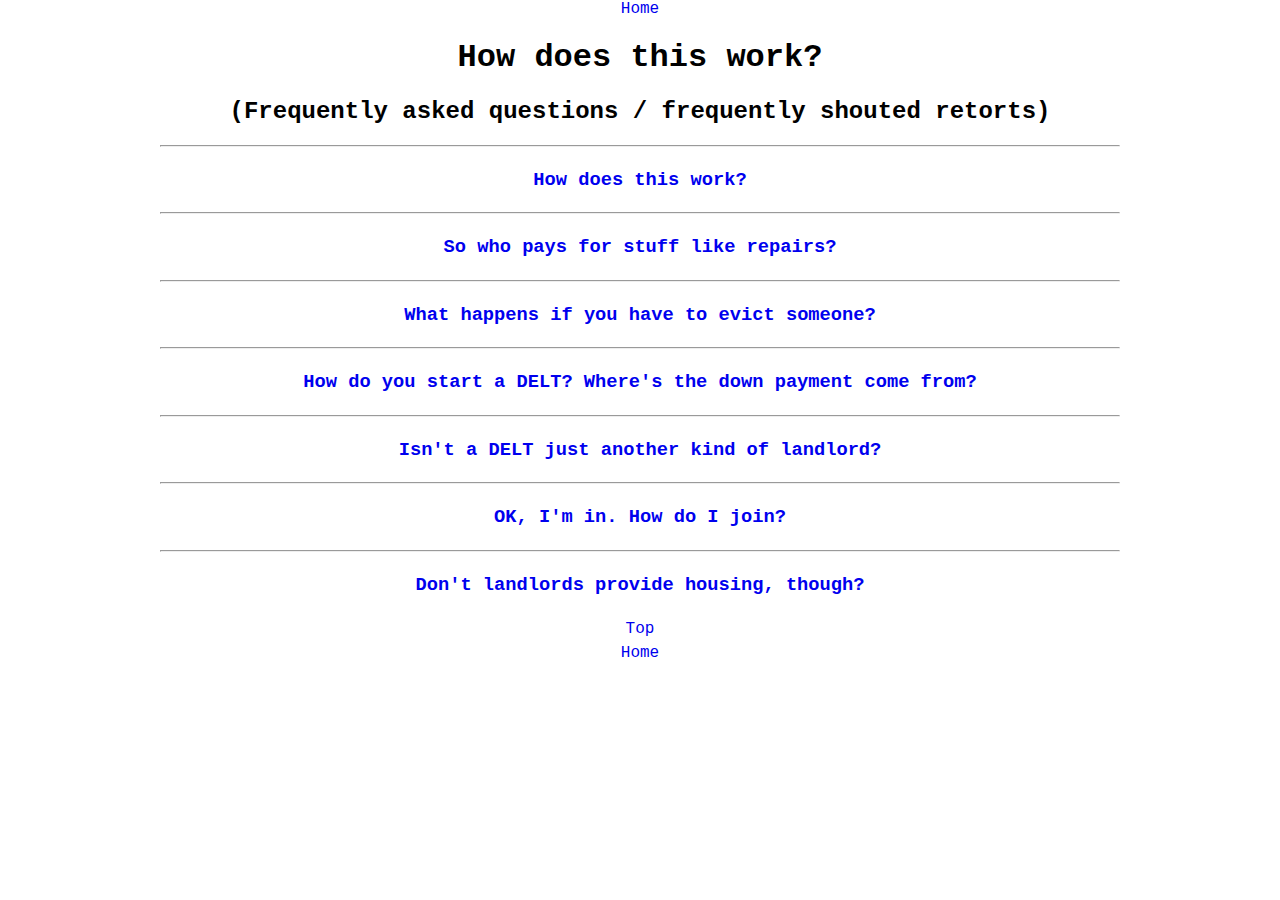
<file: faq.html>
<!DOCTYPE html>
<html lang="en">
<head>
    <meta charset="UTF-8">
    <meta name="viewport" content="width=device-width, initial-scale=1.0">
    <title>DELT F.A.Q.</title>
    <link rel="stylesheet" type="text/css" href="style.css">
</head>
<body>
<a href="./index.html">Home</a>
    <header>
        <h1 id="top">How does this work?</h1>
        <h2>(Frequently asked questions / frequently shouted retorts)</h2>
    </header>
    <hr>
    <main>
        <div class="question">
            <a href="#" class="q"><h3>How does this work?</h3></a>
            <h4 class="a">We pay back residents for any money they put toward the equity, rather than pocketing 
                all that equity like a private rent speculator.<br>
                <br>
                <i>How do you do that?</i><br>
                <br>
                If residents move in before the mortgage is paid off, half of their rent is considered a <i>loan</i> 
                to the home, and a part of future residents' rent will pay them back later.<br>
                <br>
                <i>OK, but who pays back *those* residents?</i><br>
                <br>
                Great question! Answer: future residents.<br>
                <br>
                <i>Doesn't that make a kind of pyramid-ish scheme?</i><br>
                <br>
                It kind of would! That's where the "dissolving" part of the dissolving-equity model works: every 
                later generation of residents gets paid back a little less for their payments toward the 
                initial purchase price. This might seem unfair, but rent gets adjusted downward in a DELT 
                so by the time some residents aren't getting paid back, their rent is so low that it doesn't matter.<br>
                <br>
                In short, everyone's rent in a DELT ends up being somewhere around 1/2 of the market rate 
                established by private landlords (whether giant corporations or an army of "moms" and "pops").<br>
                <br>
                <i>Does it pay interest?</i><br>
                <br>
                No, not right now, sorry. It's more like a rebate. But it still saves tenants a lot of money over time 
                that they would have otherwise just handed off to someone richer than them (probably).
            </h4>
        </div>
        <hr>
        <div class="question">
            <a href="#" class="q"><h3>So who pays for stuff like repairs?</h3></a>
            <h4 class="a">The same people who always pay for repairs in rental housing: tenants! The other half 
                of tenants' rent in a DELT, the part that doesn't get paid back, goes to the real operating 
                cost of housing: utilities, property tax, repairs, rainy-day funds, insurance, etc.<br>
                <br>
                <i>Wait, these low prices for DELT rent are inclusive of utilities?</i><br>
                <br>
                Yup!
            </h4>
        <hr>
        <div class="question">
            <a href="#" class="q"><h3>What happens if you have to evict someone?</h3></a>
            <h4 class="a">Nothing stops residents in a DELT from asking someone to leave if they become hostile 
                or stop paying rent or something. They would follow normal eviction procedures like any small landlord 
                would.<br>
                <br>
                That said, a DELT is also resilient to personal crises (like a resident losing their job, or 
                getting sick or injured such that they can't work). Because a portion of each resident's rent is actually 
                a loan to the DELT, an established DELT can provide short-term rent amnesty by simply forgiving a piece 
                of that resident's debt (for as long as it exists).<br>
            </h4>
        <hr>
        <div class="question">
            <a href="#" class="q"><h3>How do you start a DELT? Where's the down payment come from?</h3></a>
            <h4 class="a">The eternal question, and the leverage that so many private landlords hold over their tenants: 
                how to make a downpayment? The short version is "the same way any private landlord would," by hustling up 
                business investors or ponying up money out of savings. It's easier, in fact, when tenants would be paid back 
                any money they put toward a downpayment.<br>
                <br>
                Alternately, an existing DELT could leverage its current equity against a mortgage in the same way that a 
                private landlord would. If a DELT already owned a half-million-dollar house, it could leverage this holding 
                against a second property, which could then be leveraged against a third -- the same way commercial landlords 
                do it, but without sequestering the working tenants' equity payments in an "investment" portfolio forever.<br>
                <br>
                Municipalities, non-profits, and other groups could also consider raising grant money for a DELT. While some 
                people consider this "socialism," for some reason those people don't call it "socialism" when working tenants 
                are socializing the equity payments of the owning class...<br>
            </h4>
        <hr>
        <div class="question">
            <a href="#" class="q"><h3>Isn't a DELT just another kind of landlord?</h3></a>
            <h4 class="a">Welllllll........ yes, kind of. You got us!<br>
                <br>
                We're using the term "landlord" as shorthand for <em>commercial</em> landlords.<br>
                <br>
                On the other hand, as a land trust, a DELT is generally run by the tenants. You could even set up a DELT as a 
                nonprofit whose board of directors is defined as "all current tenants" (so when you live in the house, you're 
                sort of your own landlord -- and when you move out, you're not).<br>
                <br>
                That means instead of calling a landlord when your plumbing breaks, you don't have to worry if the landlord 
                will call, or when they'll call, or who they'll call, or whether they'll evict you for complaining. 
                Instead, you can use your home's repair fund (part of rent) to call your own plumber -- 
                or, if you're handy enough, fix it yourself and keep the repair money!. Most importantly, a DELT 
                doesn't pocket your equity payments -- it returns them to you over time. In that sense, 
                a DELT could be loosely considered "landlord-free" housing, similar to a co-owned home.<br></h4>
        </div>
        <hr>
        <div class="question">
            <a href="#" class="q"><h3>OK, I'm in. How do I join?</h3></a>
            <h4 class="a">Right now the DELT is a theoretical model, something to present to city and state governments 
                that want to facilitate something like the <a href="https://www.google.com/search?q=vienna+model">Vienna Model</a>.
                <br><br>
                A city could allocate funds to put money down on rental housing, then operate it as a DELT.<br>
                <br>
                A bunch of friends with liquid funding could put money into a DELT, and then get it back over time.<br>
                <br>
                Someone who already owns housing could turn it into a DELT and get paid back for all their equity, 
                and then following residents could get paid back for paying back the original owner.<br>
                <br>
                Etc!<br>
                <br>
                (hopefully, someday this website will have a list of DELTs that you could apply to live in. future goals!)
            </h4>
        </div>
        <hr>
        <div class="question">
            <a href="#" class="q"><h3>Don't landlords provide housing, though?</h3></a>
            <h4 class="a">Sorry, but no. Buying an affordable product and then re-selling it at a much higher price is not 
                "providing" anything to anyone.
        </h4>
        </div>
<a href="#top">Top</a><br>
<a href="./index.html">Home</a>
</body>
<script src="faq.js"></script>
</html>
</file>
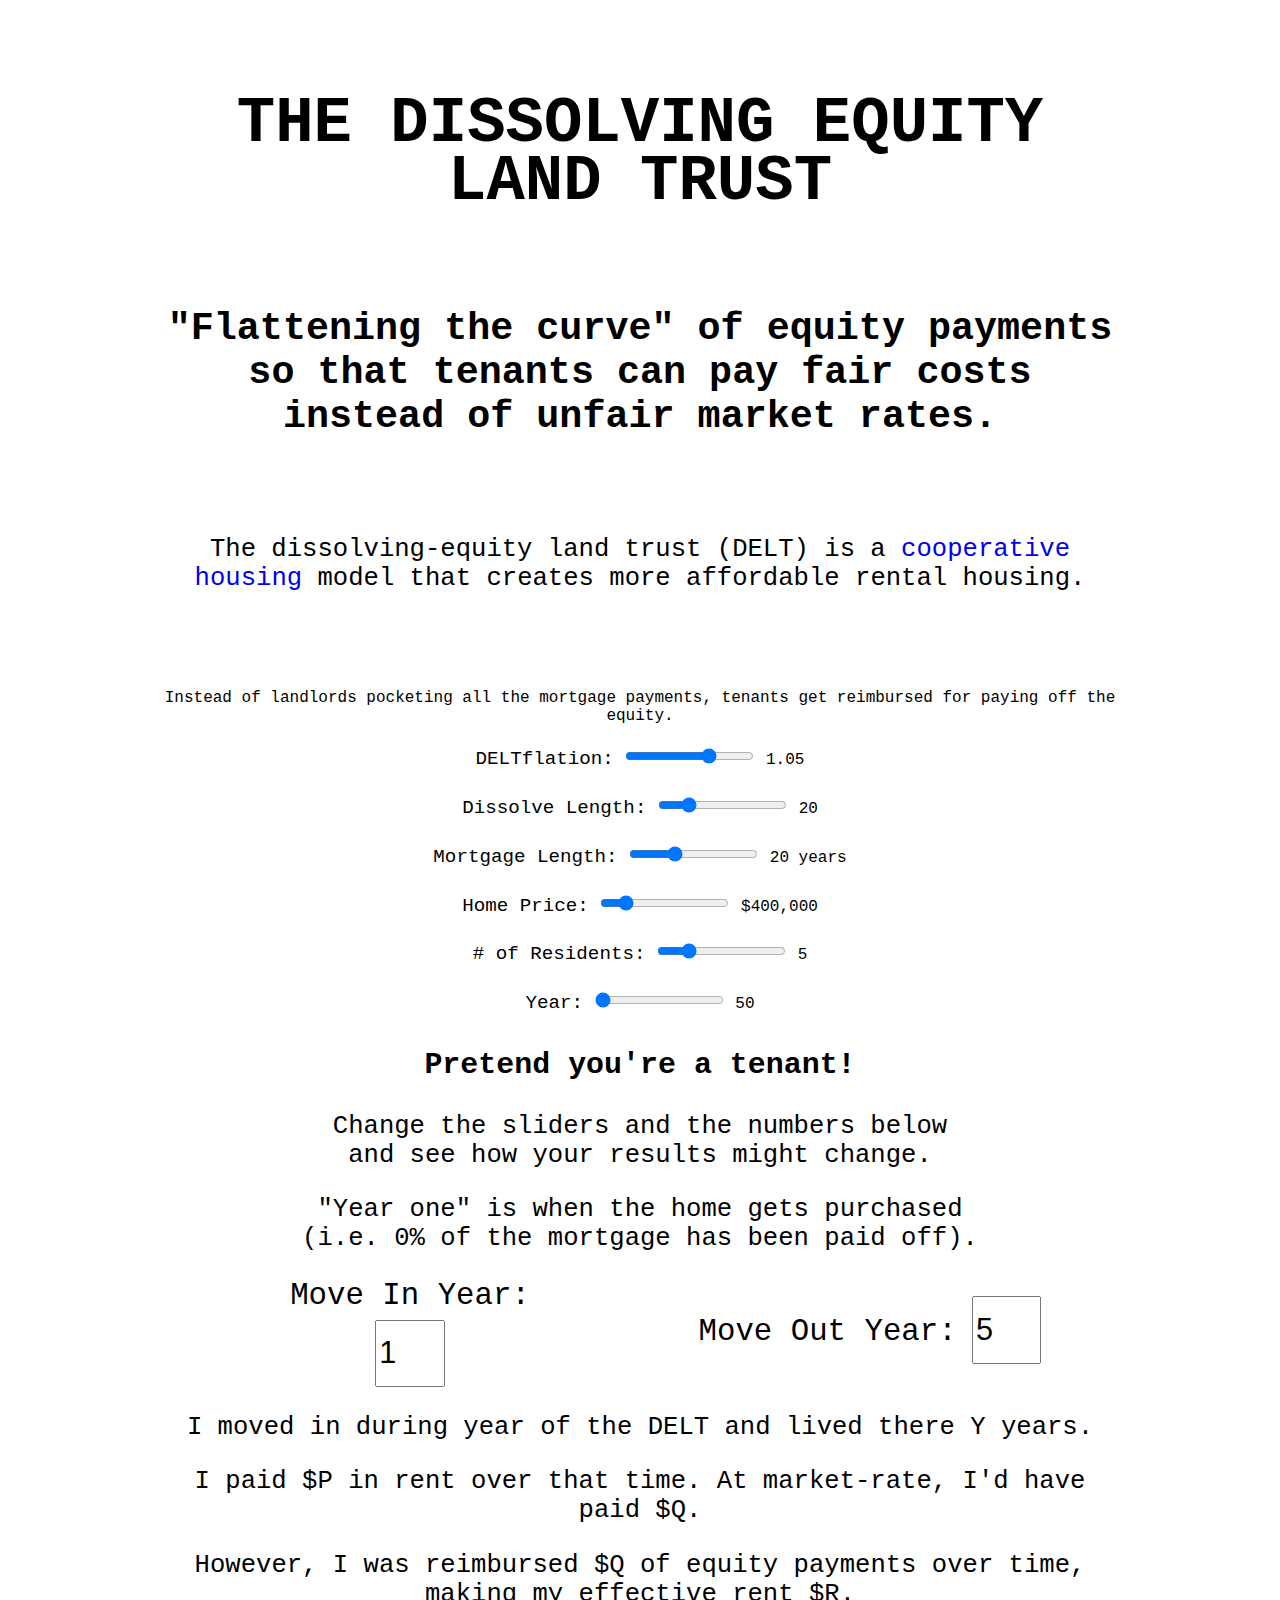
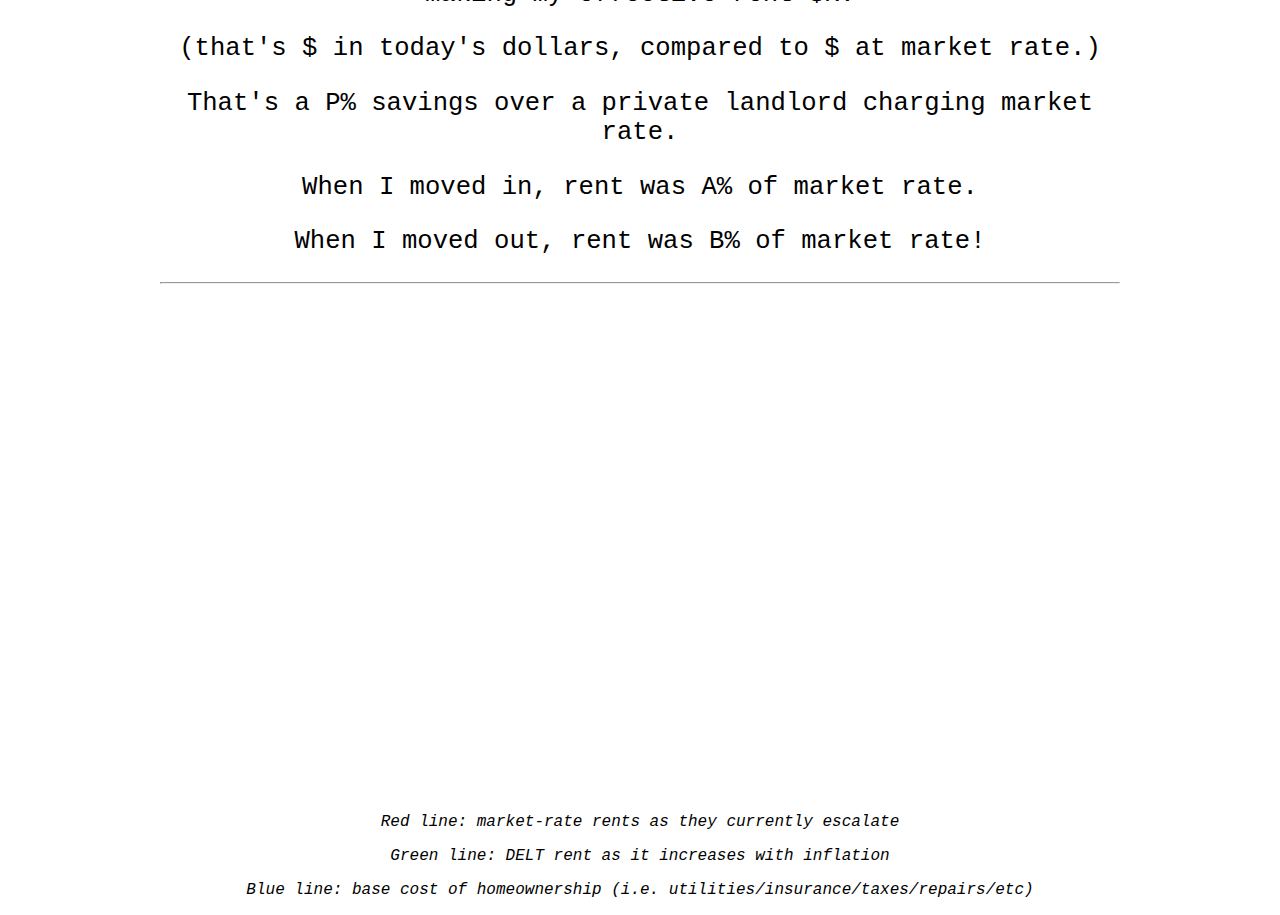
<file: index-rent_calc_works.html>
<!DOCTYPE html>
<html lang="en">
<head>
    <meta charset="UTF-8">
    <meta name="viewport" content="width=device-width, initial-scale=1.0">
    <title>DELT Calculator</title>
    <link rel="stylesheet" type="text/css" href="style.css">
</head>

<body>

<h1 id="title">THE DISSOLVING EQUITY LAND TRUST</h1>
<h2 id="byline">"Flattening the curve" of equity payments<br>
    so that tenants can pay fair costs<br>
    instead of unfair market rates.</h2>
<p id="intro">The dissolving-equity land trust (DELT) is a <A href="https://en.wikipedia.org/wiki/Housing_cooperative">cooperative housing</a> model that creates more affordable rental housing.</p>
    <p>Instead of landlords pocketing all the mortgage payments, tenants get reimbursed for paying off the equity.</p>
    <!-- <p>Play with the tools below to see how it could help tenants you know.</p>
    <p>For more in-depth info, scroll to the bottom of the page.</p> -->
<div class="DELT slider-container">
    <label class="slider-label">DELTflation:</label>
    <input type="range" id="DELTflation" min="1.03" max="1.06" step="0.002" value="1.05" class="slider">
    <span id="DELTflationValue">1.05</span>
</div>

<div class="DELT slider-container">
    <label class="slider-label">Dissolve Length:</label>
    <input type="range" id="dissolveLength" min="10" max="60" value="20" class="slider">
    <span id="dissolveLengthValue">20</span>
</div>

<div class="slider-container">
    <label class="slider-label">Mortgage Length:</label>
    <input type="range" id="mortgageLength" min="10" max="40" value="20" class="slider">
    <span id="mortgageLengthValue">20 years</span>
</div>

<div class="slider-container">
    <label class="slider-label">Home Price:</label>
    <input type="range" id="homePrice" min="100000" max="2000000" value="400000" class="slider">
    <span id="homePriceValue">$400,000</span>
</div>

<div class="slider-container">
    <label class="slider-label"># of Residents:</label>
    <input type="range" id="housemates" min="1" max="20" value="5" class="slider">
    <span id="housematesValue">5</span>
</div>

<div class="DELT slider-container">
    <label class="slider-label">Year:</label>
    <input type="range" id="year" min="1" max="100" value="1" class="slider">
    <span id="yearValue">50</span>
</div>

<div class="tenant-section">
    <div id="move-in-out">
        <h3>Pretend you're a tenant!</h3>
        <p>Change the sliders and the numbers below<br>and see how your results might change.</p>
        "Year one" is when the home gets purchased<br>(i.e. 0% of the mortgage has been paid off).
        <div class="move-in-out-flex">
            <div class="tenant-slider">
                <label class="slider-label">Move In Year:</label><br>
                <input type="number" id="moveInYear" min="1" max="100" value="1" class="slider" step="1">
            </div>
            <div class="tenant-slider">
                <label class="slider-label">Move Out Year:</label>
                <input type="number" id="moveOutYear" min="1" max="100" value="5" class="slider" step="1">
            </div>
        </div>
        <div class="message" id="moveOutMessage"></div>
    </div>
    <div class="tenant-info">
        <p>I moved in during year <span id="tenantStartYear"></span> of the DELT and lived there <span id="tenantYears">Y</span> years.</p>
        <p>I paid $<span id="tenantRentPaid">P</span> in rent over that time. At market-rate, I'd have paid $<span id="tenantRentPaidMR">Q</span>.</p>
        <p>However, I was reimbursed $<span id="tenantEquityRepaid">Q</span> of equity payments over time, making my effective rent $<span id="tenantRentAdjusted">R</span>.</p>
        <p>(that's $<span id="tenantRentAdjustedDeflated"></span> in today's dollars, compared to $<span id="tenantRentMRAdjustedDeflated"></span> at market rate.)</p>
        <p>That's a <span id="adjustedVersusMR">P</span>% savings over a private landlord charging market rate.</p>
        <p>When I moved in, rent was <span id="tenantStartRent">A</span>% of market rate.</p>
        <p>When I moved out, rent was <span id="tenantEndRent">B</span>% of market rate!</p>
    <span id="tenantEquityPaid" style="display: none"></span> <!-- todo: fix this -->
    </div>
</div>


<hr>
<!-- Add a canvas for the plot -->
<canvas id="plotCanvas" width="500" height="500"></canvas>

    <div class="first-month-rent" style="display: none">
        First Month Rent: $<span id="firstMonthRentValue">0</span>
    </div>

    <div id="legend" style="font-style: italic">
        <p id="legend-red">Red line: market-rate rents as they currently escalate</p>
        <p id="legend-green">Green line: DELT rent as it increases with inflation</p>
        <p id="legend-blue">Blue line: base cost of homeownership (i.e. utilities/insurance/taxes/repairs/etc)</p>
    </div>

<div class="results-container" style="display: none">
    <div class="result-column">
        <label class="result-label">DELTindex:</label>
        <div id="DELTindex" class="output">-</div>
    </div>
    <div class="result-column">
        <label class="result-label">MRindex:</label>
        <div id="MRindex" class="output">-</div>
    </div>
</div>

</body>

<script src="script.js"></script>
</html>
</file>
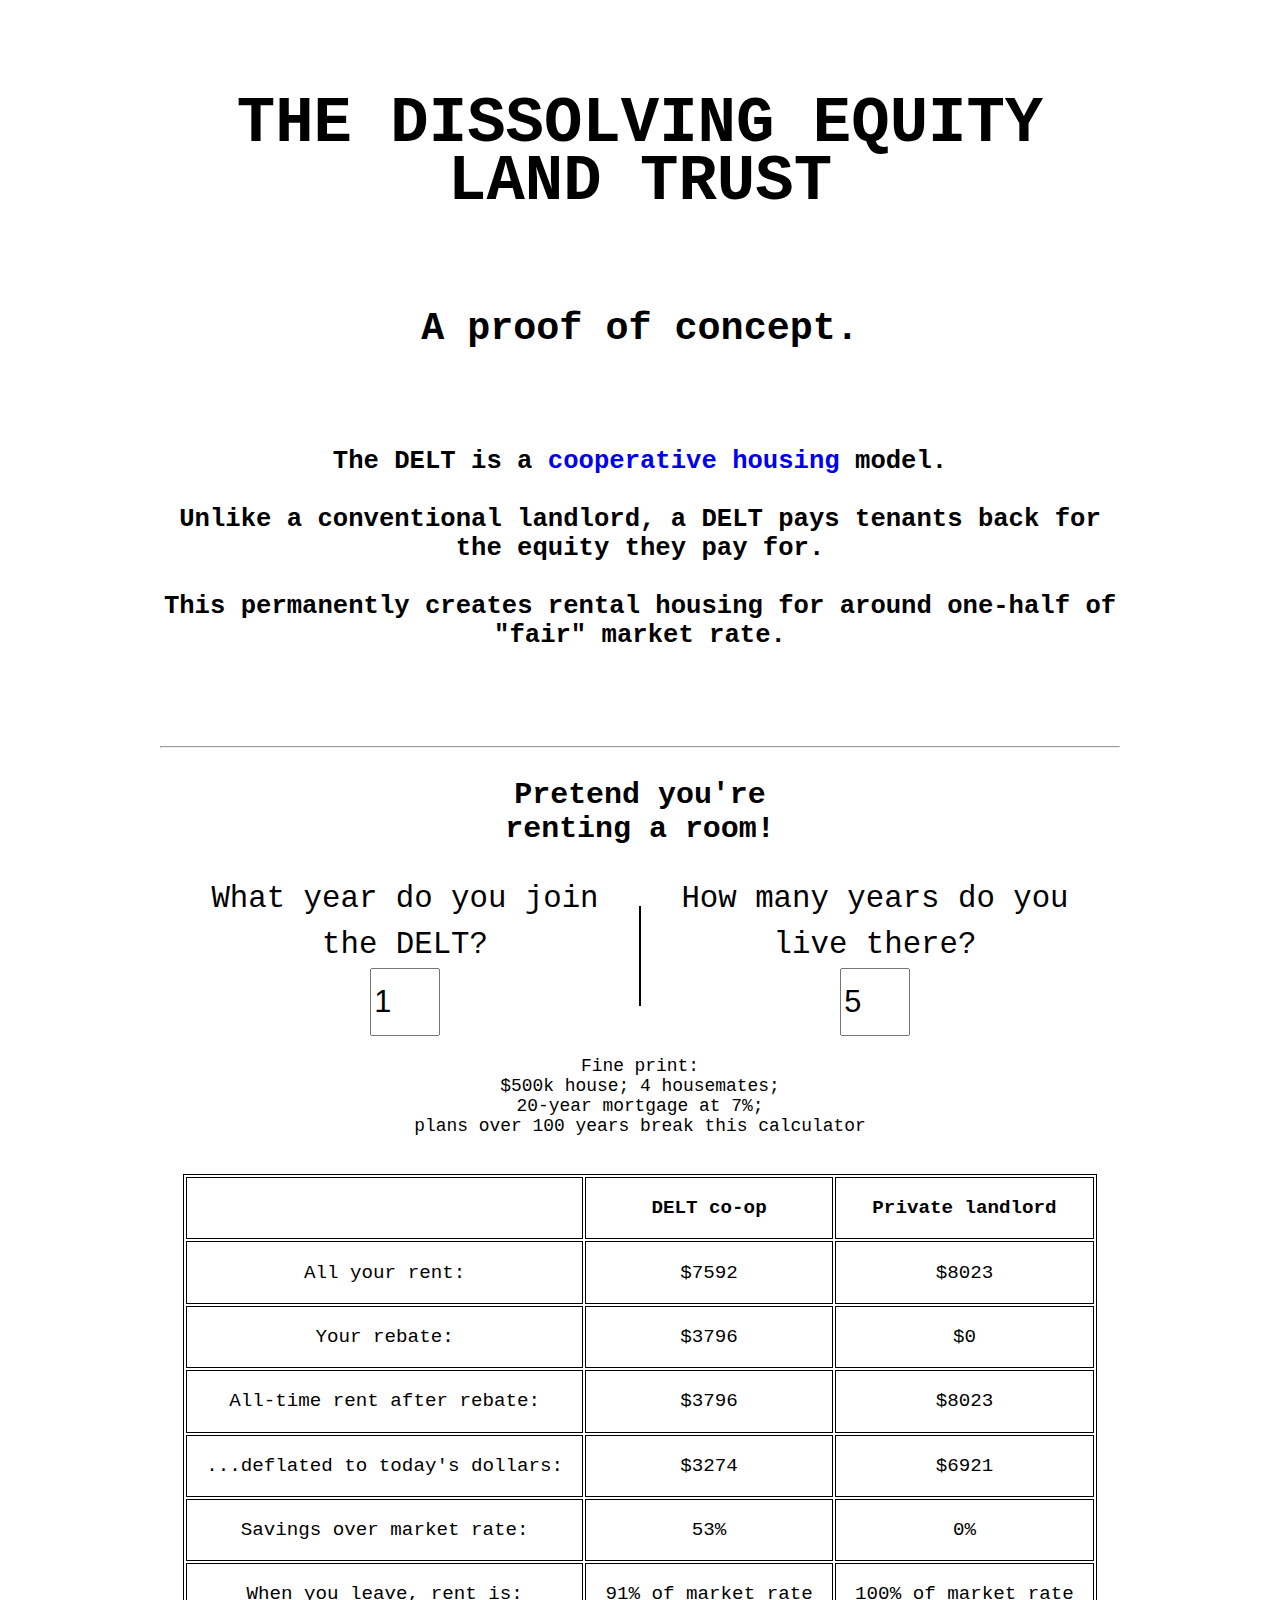
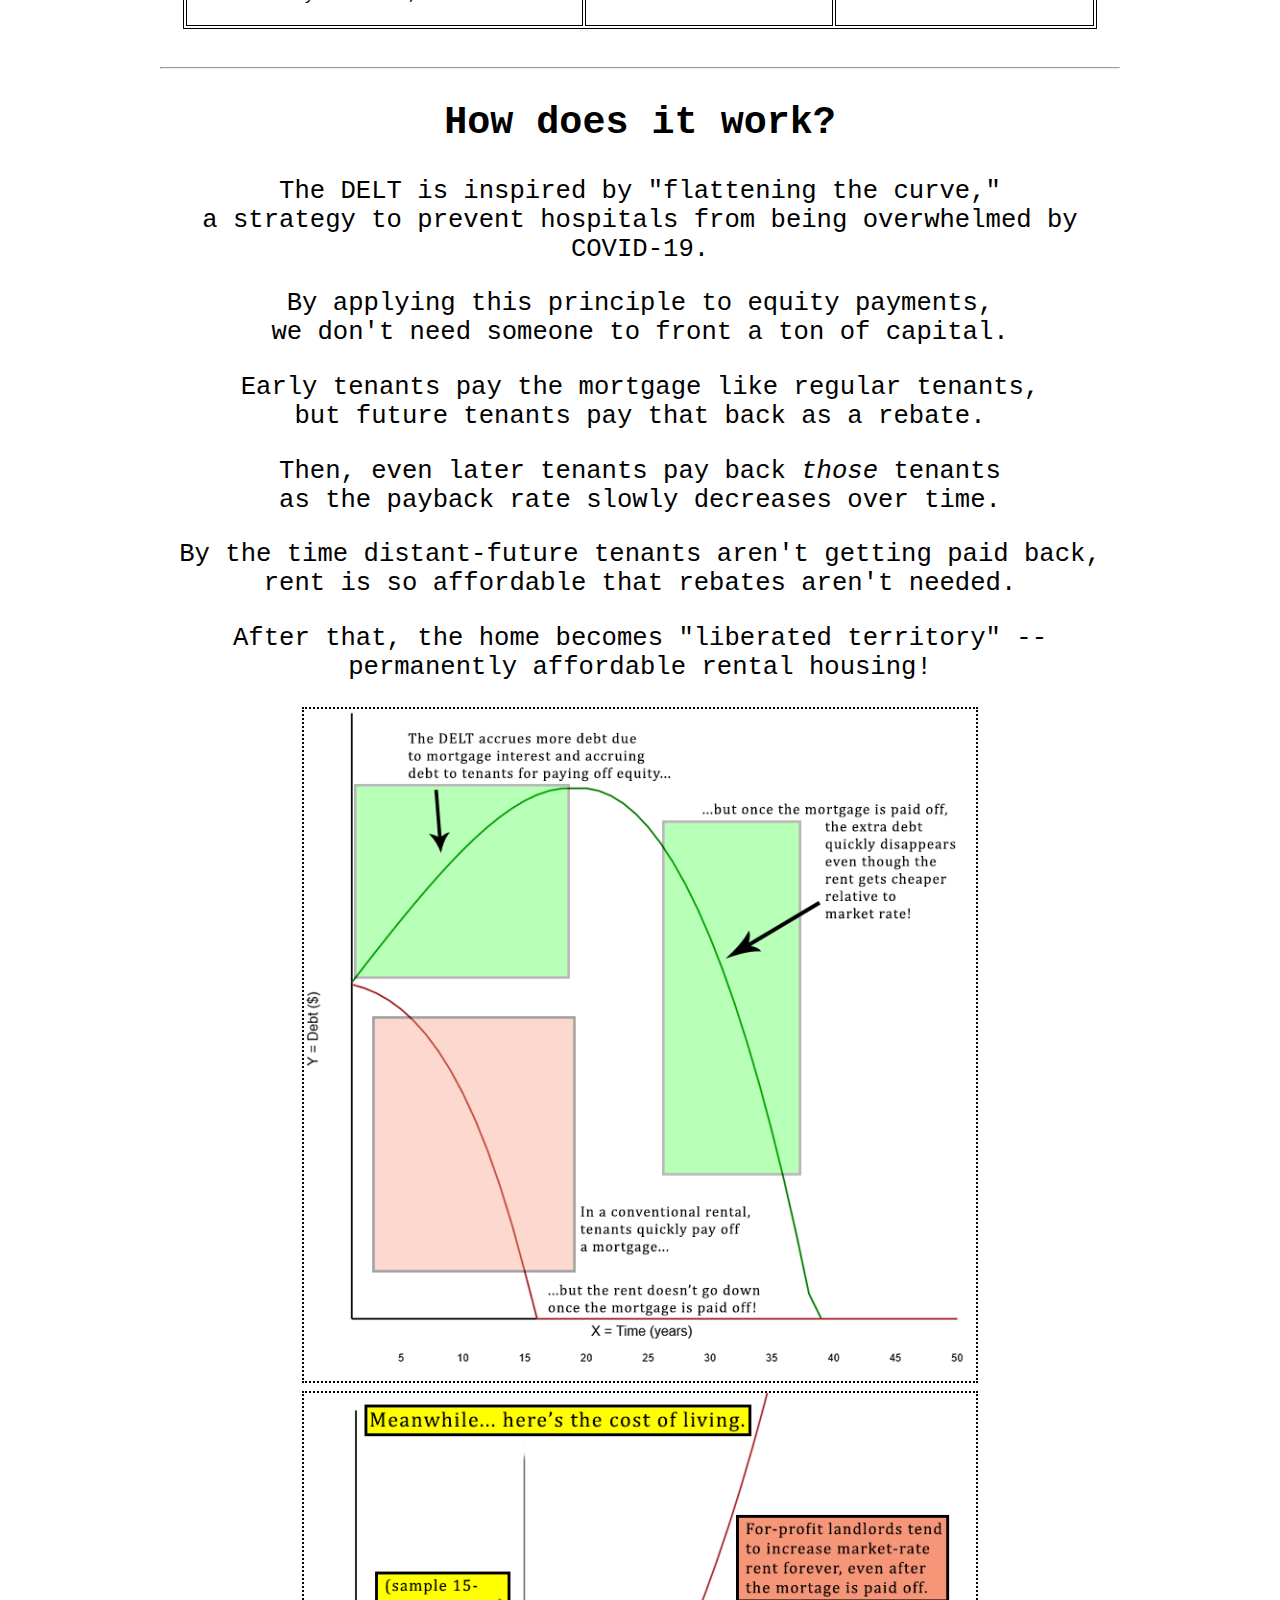
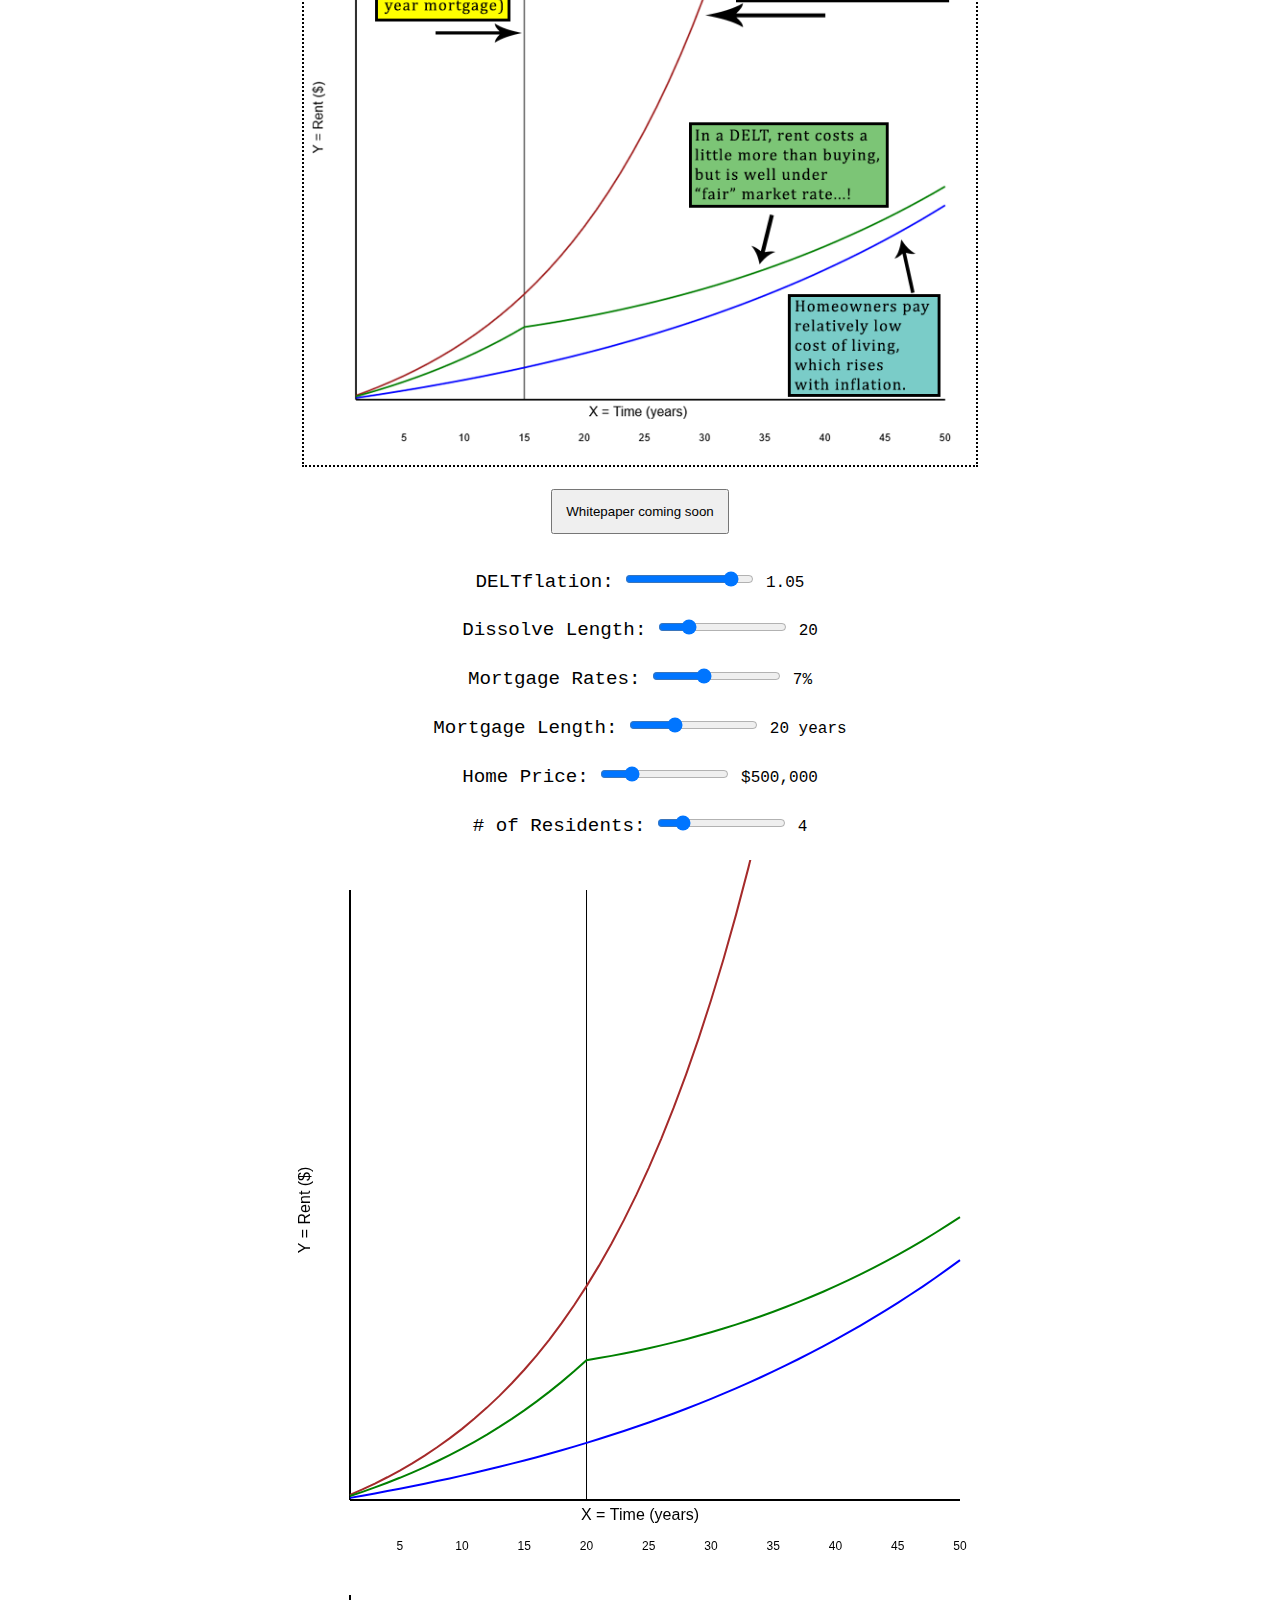
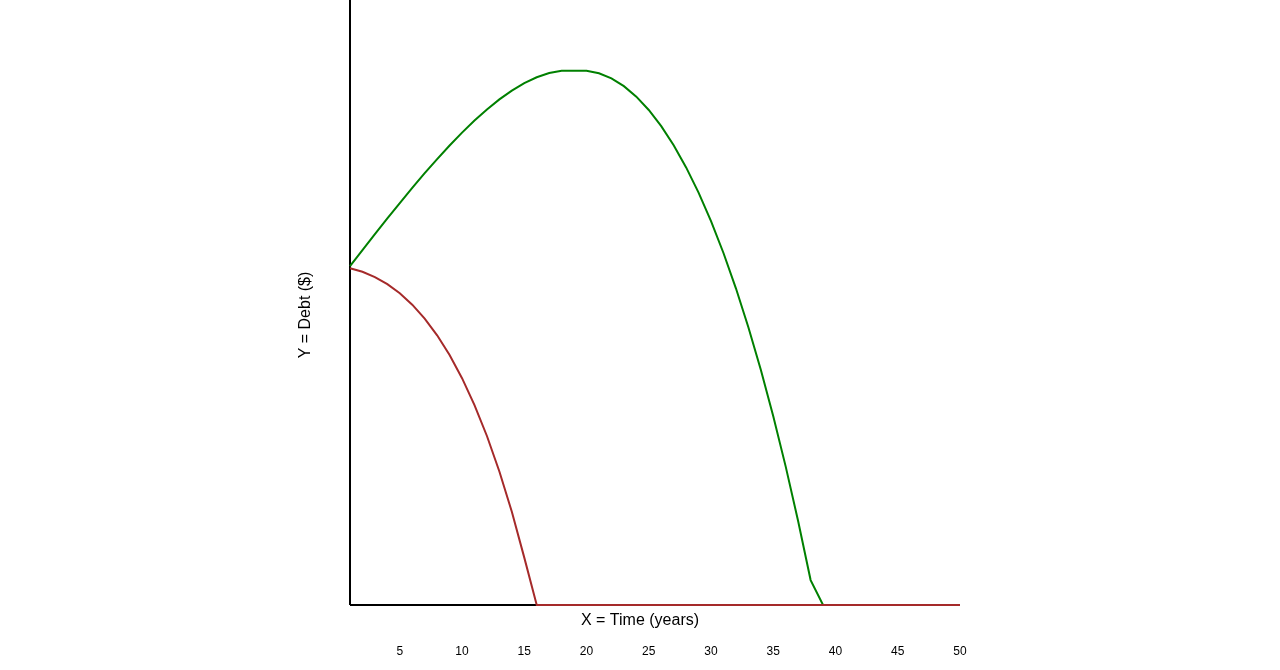
<file: index_old.html>
<!DOCTYPE html>
<html lang="en">
<head>
    <meta charset="UTF-8">
    <meta name="viewport" content="width=device-width, initial-scale=1.0">
    <title>DELT Calculator</title>
    <link rel="stylesheet" type="text/css" href="style.css">
</head>

<body>
<h1 id="title">THE DISSOLVING EQUITY LAND TRUST</h1>
<h2 id="byline">A proof of concept.</h2>
<h3><p id="intro">
    The DELT is a <a href="https://en.wikipedia.org/wiki/Housing_cooperative" target="_blank">cooperative housing</a> model.<br>
    <br>
    Unlike a conventional landlord, a DELT pays tenants back for the equity they pay for.<br>
    <br>
    This permanently creates rental housing
    for around one-half of "fair" market rate.<br>
</h3>

<hr>

<div class="tenant-section">
    <div id="move-in-out">
        <h3>Pretend you're<br>
        renting a room!</h3>
        <div class="move-in-out-flex">
            <div class="tenant-slider">
                <label class="slider-label">What year do you join the DELT?</label><br>
                <input type="number" id="moveInYear" min="1" max="100" value="1" class="slider" step="1">
            </div>
            <svg width="20" height="100">
                <line x1="10" y1="0" x2="10" y2="100" style="stroke:rgb(0,0,0); stroke-width:2" />
            </svg>
            <div class="tenant-slider">
                <label class="slider-label">How many years do you live there?</label><br>
                <input type="number" id="moveOutYear" min="1" max="100" value="5" class="slider" step="1">
            </div>
        </div>
        <p style="font-size: 0.7em">Fine print:<br>
            $500k house; 4 housemates;<br>
            20-year mortgage at 7%;<br>
            plans over 100 years break this calculator</p>
        <div class="message" id="moveOutMessage"></div>
    </div>
    <div class="tenant-info">
        <table>
            <tr>
                <td></td>
                <td><strong>DELT co-op</strong></td>
                <td><strong>Private landlord</strong></td>
            </tr>
            <tr>
                <td>All your rent:</td>
                <td>$<span id="tenantRentPaid">0</span></td>
                <td>$<span id="tenantRentPaidMR">0</span></td>
            </tr>
            <tr>
                <td>Your rebate:</td>
                <td>$<span id="tenantEquityRepaid">0</span></td>
                <td>$0</span></td>
            </tr>
            <tr>
                <td>All-time rent after rebate:</td>
                <td>$<span id="tenantRentAdjusted">0</span></td>
                <td>$<span id="tenantRentPaidMR2">0</span></td>
            </tr>
            <tr>
                <td>...deflated to today's dollars:</td>
                <td>$<span id="tenantRentAdjustedDeflated">0</span></td>
                <td>$<span id="tenantRentMRAdjustedDeflated">0</span></td>
            </tr>
            <tr>
                <td>Savings over market rate:</td>
                <td><span id="adjustedVersusMR">0</span>%</td>
                <td>0%</td>
            </tr>
            <tr>
                <td>When you leave, rent is:</td>
                <td><span id="tenantEndRent">0</span>% of market rate</td>
                <td>100% of market rate</td>
            </tr>
        </table>

        <!-- no idea why this div is crucial for calculating above info, but apparently it is. leave it.-->
        <div style="display: none">
        <p>You move in during year <span id="tenantStartYear"></span> of the DELT and live there <span id="tenantYears">Y</span> years.</p>
        <p>You pay <strong>$<span id="tenantRentPaid">P</span></strong> in rent over that time. At market-rate, you'd have paid <strong>$<span id="tenantRentPaidMR">Q</span></strong>.</p>
        <p>However, you get reimbursed <strong>$<span id="tenantEquityRepaid">Q</span></strong> for your equity payments over time,<br>making your effective rent <strong>$<span id="tenantRentAdjusted">R</span></strong> in total.</p>
        <p>(that's <strong>$<span id="tenantRentAdjustedDeflated"></span></strong> when reduced for inflation, compared to <strong>$<span id="tenantRentMRAdjustedDeflated"></span></strong> at market rate.)</p>
        <p>That's a <strong><span id="adjustedVersusMR">P</span>%</strong> savings over a private landlord charging market rate.</p>
        <p>When you move in,<br>rent is <strong><span id="tenantStartRent">A</span>%</strong> of market rate.<br>
        <p>When you move out,<br>rent is <strong><span id="tenantEndRent">B</span>%</strong> of market rate!</p>
        </div>

    </div>
</div>

<hr>

<div id="explainer">
    <h2>How does it work?</h2>
    <p>The DELT is inspired by "flattening the curve,"<br>
        a strategy to prevent hospitals from being overwhelmed by COVID-19.</p>
    <p>By applying this principle to equity payments,<br>
    we don't need someone to front a ton of capital.</p>
    <p>Early tenants pay the mortgage like regular tenants,<br>
        but future tenants pay that back as a rebate.</p>
    <p>Then, even later tenants pay back <em>those</em> tenants<br>
        as the payback rate slowly decreases over time.</p>
    <p>By the time distant-future tenants aren't getting paid back,<br>
        rent is so affordable that rebates aren't needed.</p>
    <p>After that, the home becomes "liberated territory" --<br>
    permanently affordable rental housing!</p>
        <img id="debt-graph" class="explainer-graph" src="debt-graph-4.webp" alt="debt graph"><br>
        <img id="rent-graph" class="explainer-graph" src="rent-graph-3.webp" alt="rent graph">
</div>

<button id="faq-button">Whitepaper coming soon</button>
</body>

<!-- artifacts below. leave alone -->

<section id="sliders">
    <div class="DELT slider-container">
        <label class="slider-label">DELTflation:</label>
        <input type="range" id="DELTflation" min="1.03" max="1.06" step="0.002" value="1.055" class="slider">
        <span id="DELTflationValue">1.05</span>
    </div>

    <div class="DELT slider-container">
        <label class="slider-label">Dissolve Length:</label>
        <input type="range" id="dissolveLength" min="10" max="60" value="20" class="slider">
        <span id="dissolveLengthValue">20</span>
    </div>

    <div class="DELT slider-container">
        <label class="slider-label">Mortgage Rates:</label>
        <input type="range" id="mortgageRate" min="0.00" max="0.18" value="0.07" step="0.001" class="slider">
        <span id="mortgageRateValue">7%</span>
    </div>

    <div class="slider-container">
        <label class="slider-label">Mortgage Length:</label>
        <input type="range" id="mortgageLength" min="10" max="40" value="20" class="slider">
        <span id="mortgageLengthValue">20 years</span>
    </div>

    <div class="slider-container">
        <label class="slider-label">Home Price:</label>
        <input type="range" id="homePrice" min="100000" max="2000000" value="500000" class="slider">
        <span id="homePriceValue">$500,000</span>
    </div>

    <div class="slider-container">
        <label class="slider-label"># of Residents:</label>
        <input type="range" id="housemates" min="1" max="20" value="4" class="slider">
        <span id="housematesValue">4</span>
    </div>

    <div class="DELT slider-container" style="display: none">
        <label class="slider-label">Year:</label>
        <input type="range" id="year" min="1" max="100" value="1" class="slider">
        <span id="yearValue">50</span>
    </div>
</section>

<section id="canvases"> <!-- change style to show/hide -->
    <canvas id="rentCanvas" width="700" height="700"></canvas>
    <canvas id="debtCanvas" width="700" height="700"></canvas>
</section>

<div class="first-month-rent" style="display: none">
    First Month Rent: $<span id="firstMonthRentValue">0</span>
</div>

<div class="results-container" style="display: none">
    <div class="result-column">
        <label class="result-label">DELTindex:</label>
        <div id="DELTindex" class="output">-</div>
    </div>
    <div class="result-column">
        <label class="result-label">MRindex:</label>
        <div id="MRindex" class="output">-</div>
    </div>
</div>

<script src="script.js"></script>

</html>
</file>
<file: style.css>
body {
    font-family: 'Courier New', Courier, monospace, sans-serif;
    text-align: center;
    width: 75%;
    margin: 0 auto;
}

#title {
    font-size: 10vw;
    font-weight: bold;
    margin: 10% auto;
    line-height: 0.9;
}

#byline {
    font-size: 7vw;
    margin: 7% auto;
}

a {
    text-decoration: none;
}

#intro {
    font-size: 4vw;
    margin: 10% auto;
}

.slider-container {
    margin: 20px;
}

.slider-label {
    font-size: 1.2em;
    line-height: 1.5;
}

.output {
    font-size: 24px;
    font-weight: bold;
    margin: 10px;
}

.radio-container {
    margin: 20px;
}

.radio-label {
    font-size: 18px;
}

#canvases {
    max-width: 100%;
}

.results-container {
    display: flex;
    justify-content: space-between;
    max-width: 100%;
}

.tenant-section {
    font-size: 3vw;
    align-items: center;
}

.tenant-slider {
    line-height: 1.5vh;
    flex: 1;
}

.tenant-section input {
    height: 2vw;
    font-size: 1.5vw;
}

.tenant-section p {
    display: block;
}

#moveInYear, #moveOutYear {
    height: 2em;
    font-size: 1.2em;
    width: 2em;
}

table, th, td {
    border: 1px solid black;
}

table {
    margin: 2em auto;
    font-size: 0.75em;
}

td {
    padding: 1em;
}

.move-in-out-flex {
    display: flex;
    align-items: center;
    margin: 20px;
}

#explainer {
    margin: 0 auto;
    font-size: 2vw;
    width: 100%;
}

#debt-graph, #rent-graph {
    max-width: 70%;
}

.explainer-graph {
    border: 2px dotted black;
    max-width: 100%;
}

button {
    padding: 1em;
    margin: 1em;
}

/* FAQ */

.question {
    text-align: center;
    line-height: 1.5;
}

.question .a {
    margin: 0 auto;
    width: 80%;
}

@media only screen and (orientation: landscape) {
    #title {
        font-size: 5vw;
    }

    #byline {
        font-size: 3vw;
    }

    #intro {
        font-size: 2vw;
    }

    .output {
        font-size: 16px;
    }

    .radio-label {
        font-size: 12px;
    }

    .tenant-section {
        font-size: 2vw;
    }

    .explainer-graph {
        display: inline;
        max-width: 40vw;
        margin: 0 0;
    }

    .question .a {
        width: 75%;
    }

}
</file>
